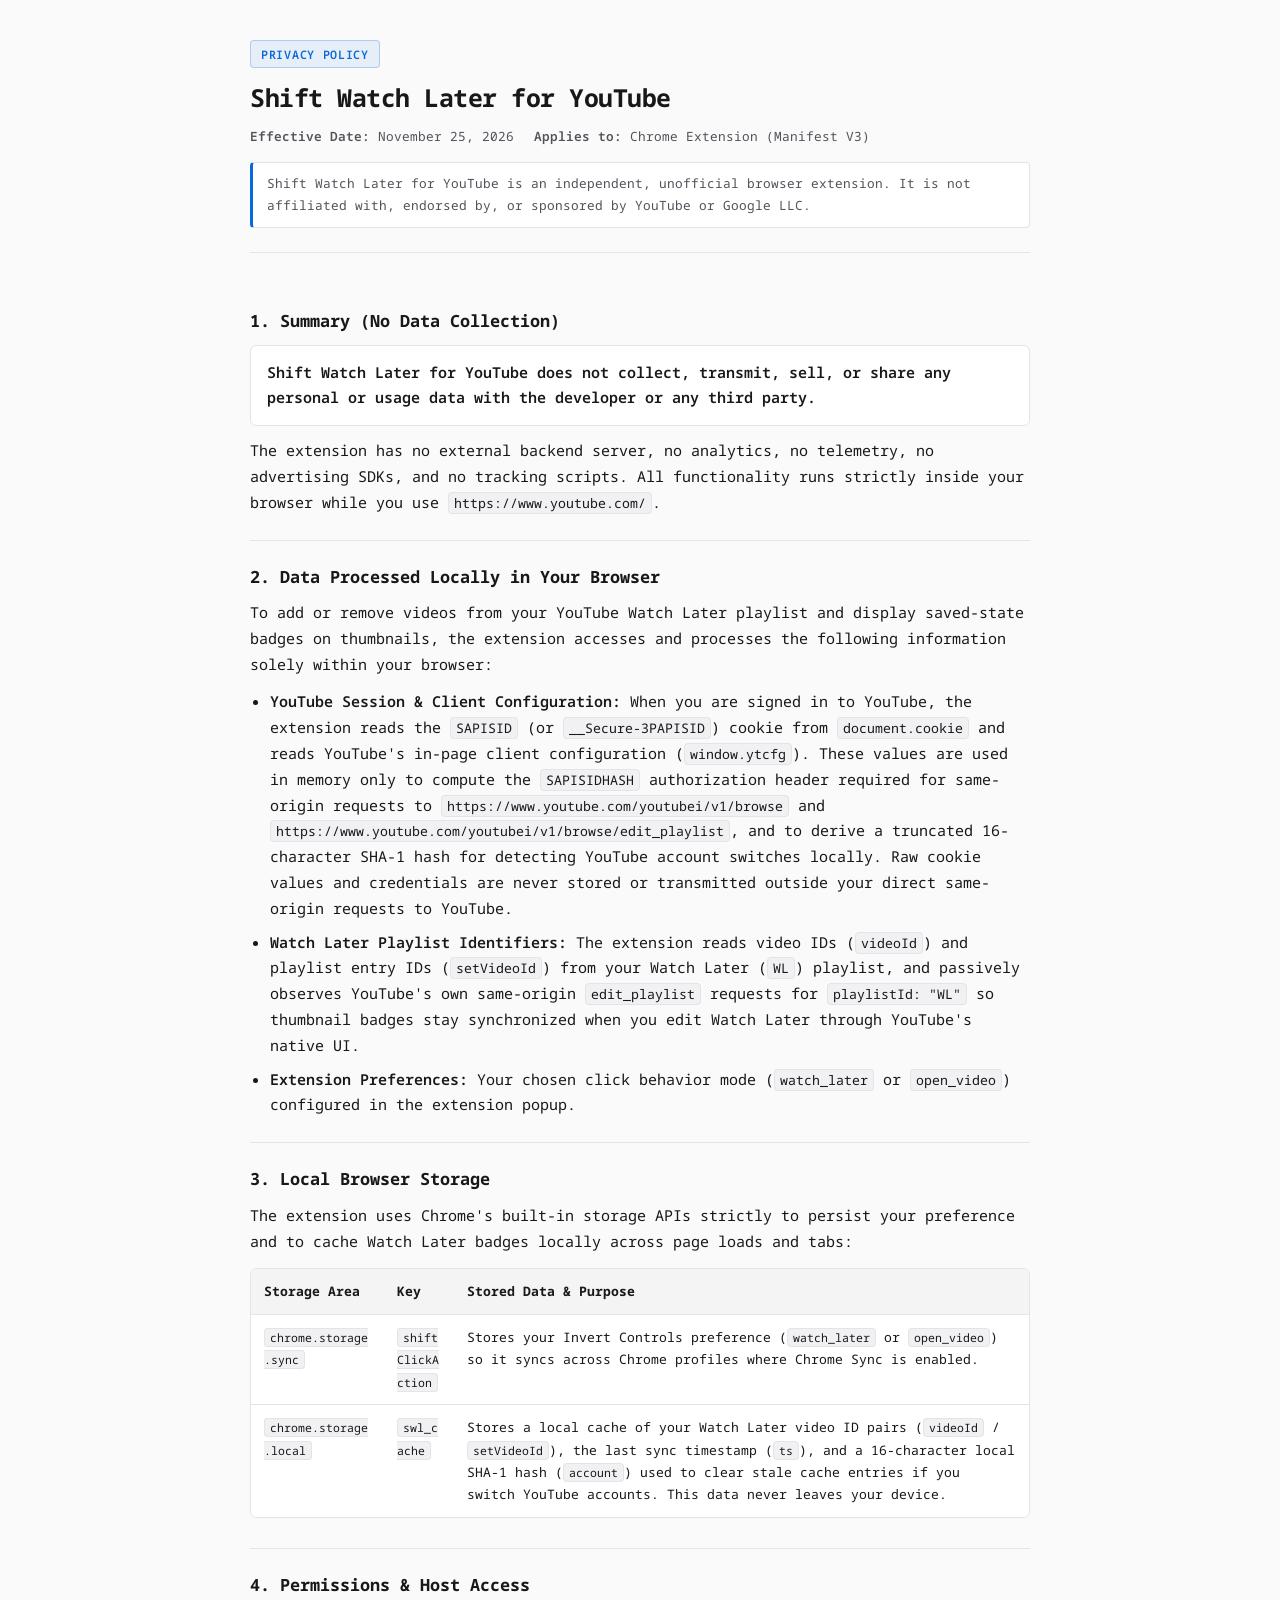
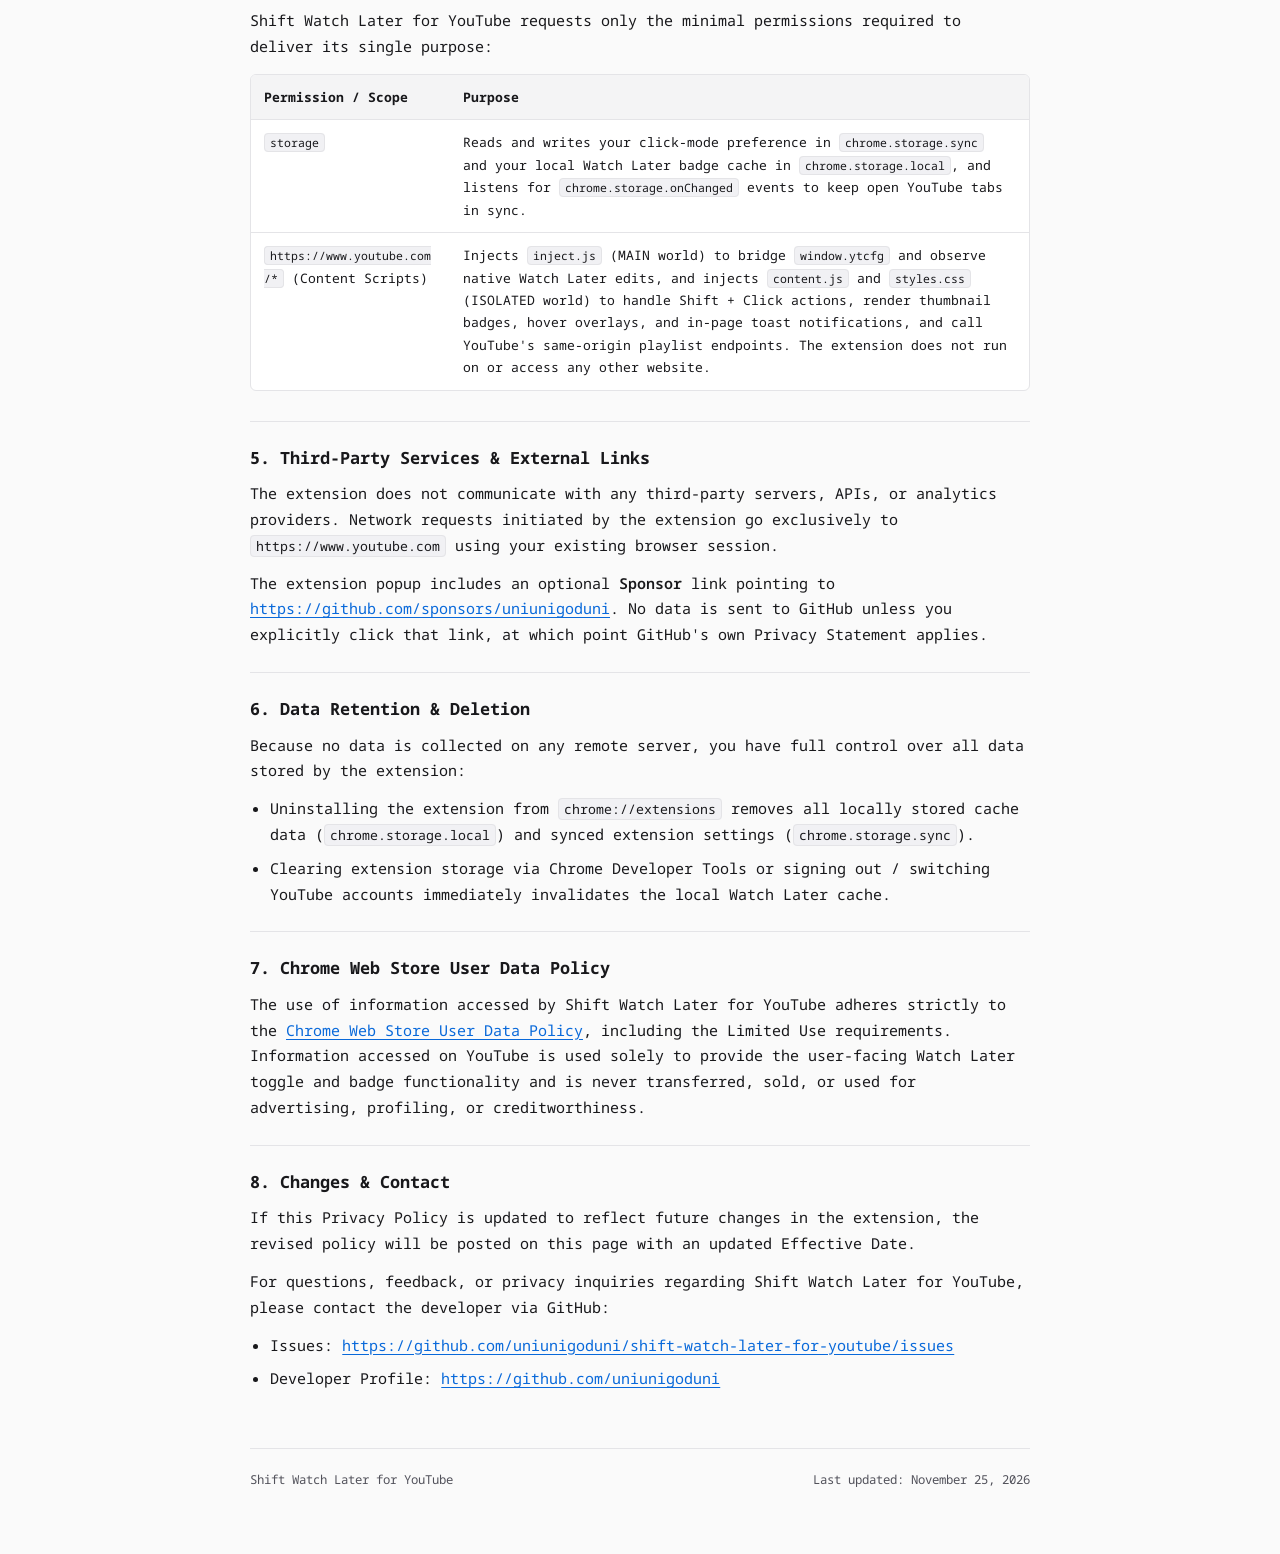
<file: docs/index.html>
<!DOCTYPE html>
<html lang="en">
<head>
  <meta charset="UTF-8" />
  <meta name="viewport" content="width=device-width, initial-scale=1.0" />
  <title>Privacy Policy — Shift Watch Later for YouTube</title>
  <meta
    name="description"
    content="Privacy Policy for the Shift Watch Later for YouTube Chrome extension."
  />
  <link rel="preconnect" href="https://fonts.googleapis.com" />
  <link rel="preconnect" href="https://fonts.gstatic.com" crossorigin />
  <link
    href="https://fonts.googleapis.com/css2?family=Noto+Sans+Mono:wght@400;600;700&display=swap"
    rel="stylesheet"
  />
  <style>
    :root {
      color-scheme: dark light;
      --bg: #0f0f0f;
      --surface: #171719;
      --surface-subtle: #1c1c20;
      --border: #27272c;
      --text: #f4f4f5;
      --text-muted: #a1a1aa;
      --accent: #3ea6ff;
      --accent-hover: #6cbcff;
      --code-bg: #202025;
      --badge-bg: rgba(62, 166, 255, 0.12);
      --badge-border: rgba(62, 166, 255, 0.32);
    }

    @media (prefers-color-scheme: light) {
      :root {
        --bg: #fafafa;
        --surface: #ffffff;
        --surface-subtle: #f4f4f5;
        --border: #e4e4e7;
        --text: #18181b;
        --text-muted: #52525b;
        --accent: #0969da;
        --accent-hover: #0550ae;
        --code-bg: #f1f1f4;
        --badge-bg: rgba(9, 105, 218, 0.08);
        --badge-border: rgba(9, 105, 218, 0.25);
      }
    }

    * {
      box-sizing: border-box;
      margin: 0;
      padding: 0;
    }

    html {
      font-size: 15px;
      scroll-behavior: smooth;
    }

    body {
      background-color: var(--bg);
      color: var(--text);
      font-family: "Noto Sans Mono", ui-monospace, SFMono-Regular, Menlo, Consolas, monospace;
      font-weight: 400;
      line-height: 1.72;
      -webkit-font-smoothing: antialiased;
      padding: 40px 20px 64px;
    }

    .container {
      max-width: 780px;
      margin: 0 auto;
    }

    header.page-header {
      padding-bottom: 24px;
      border-bottom: 1px solid var(--border);
      margin-bottom: 32px;
    }

    .eyebrow {
      display: inline-block;
      font-size: 0.78rem;
      font-weight: 600;
      letter-spacing: 0.06em;
      text-transform: uppercase;
      color: var(--accent);
      background: var(--badge-bg);
      border: 1px solid var(--badge-border);
      padding: 3px 10px;
      border-radius: 4px;
      margin-bottom: 14px;
    }

    h1 {
      font-size: 1.65rem;
      font-weight: 700;
      line-height: 1.3;
      letter-spacing: -0.02em;
      margin-bottom: 12px;
    }

    .meta {
      display: flex;
      flex-wrap: wrap;
      gap: 8px 20px;
      font-size: 0.85rem;
      color: var(--text-muted);
      margin-bottom: 14px;
    }

    .disclaimer {
      font-size: 0.85rem;
      color: var(--text-muted);
      background: var(--surface);
      border: 1px solid var(--border);
      border-left: 3px solid var(--accent);
      border-radius: 4px;
      padding: 10px 14px;
    }

    section {
      padding: 24px 0;
      border-bottom: 1px solid var(--border);
    }

    section:last-of-type {
      border-bottom: none;
    }

    h2 {
      font-size: 1.12rem;
      font-weight: 700;
      line-height: 1.4;
      margin-bottom: 12px;
      color: var(--text);
    }

    p {
      margin-bottom: 12px;
    }

    p:last-child {
      margin-bottom: 0;
    }

    ul {
      padding-left: 1.35rem;
      margin: 10px 0 12px;
    }

    ul:last-child {
      margin-bottom: 0;
    }

    li {
      margin-bottom: 8px;
    }

    li:last-child {
      margin-bottom: 0;
    }

    strong {
      font-weight: 600;
    }

    code {
      font-family: inherit;
      font-size: 0.88em;
      background: var(--code-bg);
      border: 1px solid var(--border);
      border-radius: 4px;
      padding: 1px 5px;
      word-break: break-word;
    }

    a {
      color: var(--accent);
      text-decoration: underline;
      text-underline-offset: 3px;
      word-break: break-word;
    }

    a:hover {
      color: var(--accent-hover);
    }

    .callout {
      background: var(--surface);
      border: 1px solid var(--border);
      border-radius: 6px;
      padding: 14px 16px;
      margin: 12px 0;
    }

    .table-wrap {
      overflow-x: auto;
      margin: 14px 0 6px;
      border: 1px solid var(--border);
      border-radius: 6px;
      background: var(--surface);
    }

    table {
      width: 100%;
      border-collapse: collapse;
      font-size: 0.87rem;
      text-align: left;
    }

    th,
    td {
      padding: 11px 13px;
      vertical-align: top;
      border-bottom: 1px solid var(--border);
    }

    tr:last-child td {
      border-bottom: none;
    }

    th {
      font-weight: 700;
      background: var(--surface-subtle);
      white-space: nowrap;
    }

    footer.page-footer {
      margin-top: 32px;
      padding-top: 20px;
      border-top: 1px solid var(--border);
      font-size: 0.82rem;
      color: var(--text-muted);
      display: flex;
      flex-wrap: wrap;
      justify-content: space-between;
      gap: 8px 16px;
    }

    @media (max-width: 600px) {
      body {
        padding: 24px 16px 48px;
      }

      h1 {
        font-size: 1.38rem;
      }

      th,
      td {
        padding: 9px 10px;
      }
    }

    @media print {
      :root {
        --bg: #ffffff;
        --surface: #ffffff;
        --surface-subtle: #f4f4f5;
        --border: #d4d4d8;
        --text: #111111;
        --text-muted: #444444;
        --accent: #0969da;
        --code-bg: #f4f4f5;
      }

      body {
        padding: 0;
        font-size: 11pt;
      }

      a {
        text-decoration: none;
      }
    }
  </style>
</head>
<body>
  <main class="container">
    <header class="page-header">
      <span class="eyebrow">Privacy Policy</span>
      <h1>Shift Watch Later for YouTube</h1>
      <div class="meta">
        <span><strong>Effective Date:</strong> November 25, 2026</span>
        <span><strong>Applies to:</strong> Chrome Extension (Manifest V3)</span>
      </div>
      <p class="disclaimer">
        Shift Watch Later for YouTube is an independent, unofficial browser extension. It is not
        affiliated with, endorsed by, or sponsored by YouTube or Google LLC.
      </p>
    </header>

    <section id="summary">
      <h2>1. Summary (No Data Collection)</h2>
      <div class="callout">
        <p>
          <strong>Shift Watch Later for YouTube does not collect, transmit, sell, or share any
          personal or usage data with the developer or any third party.</strong>
        </p>
      </div>
      <p>
        The extension has no external backend server, no analytics, no telemetry, no advertising SDKs,
        and no tracking scripts. All functionality runs strictly inside your browser while you use
        <code>https://www.youtube.com/</code>.
      </p>
    </section>

    <section id="data-processed">
      <h2>2. Data Processed Locally in Your Browser</h2>
      <p>
        To add or remove videos from your YouTube Watch Later playlist and display saved-state
        badges on thumbnails, the extension accesses and processes the following information solely
        within your browser:
      </p>
      <ul>
        <li>
          <strong>YouTube Session &amp; Client Configuration:</strong> When you are signed in to
          YouTube, the extension reads the <code>SAPISID</code> (or <code>__Secure-3PAPISID</code>)
          cookie from <code>document.cookie</code> and reads YouTube's in-page client configuration
          (<code>window.ytcfg</code>). These values are used in memory only to compute the
          <code>SAPISIDHASH</code> authorization header required for same-origin requests to
          <code>https://www.youtube.com/youtubei/v1/browse</code> and
          <code>https://www.youtube.com/youtubei/v1/browse/edit_playlist</code>, and to derive a
          truncated 16-character SHA-1 hash for detecting YouTube account switches locally. Raw
          cookie values and credentials are never stored or transmitted outside your direct
          same-origin requests to YouTube.
        </li>
        <li>
          <strong>Watch Later Playlist Identifiers:</strong> The extension reads video IDs
          (<code>videoId</code>) and playlist entry IDs (<code>setVideoId</code>) from your Watch
          Later (<code>WL</code>) playlist, and passively observes YouTube's own same-origin
          <code>edit_playlist</code> requests for <code>playlistId: "WL"</code> so thumbnail badges
          stay synchronized when you edit Watch Later through YouTube's native UI.
        </li>
        <li>
          <strong>Extension Preferences:</strong> Your chosen click behavior mode
          (<code>watch_later</code> or <code>open_video</code>) configured in the extension popup.
        </li>
      </ul>
    </section>

    <section id="storage">
      <h2>3. Local Browser Storage</h2>
      <p>
        The extension uses Chrome's built-in storage APIs strictly to persist your preference and to
        cache Watch Later badges locally across page loads and tabs:
      </p>
      <div class="table-wrap">
        <table>
          <thead>
            <tr>
              <th>Storage Area</th>
              <th>Key</th>
              <th>Stored Data &amp; Purpose</th>
            </tr>
          </thead>
          <tbody>
            <tr>
              <td><code>chrome.storage.sync</code></td>
              <td><code>shiftClickAction</code></td>
              <td>
                Stores your Invert Controls preference (<code>watch_later</code> or
                <code>open_video</code>) so it syncs across Chrome profiles where Chrome Sync is
                enabled.
              </td>
            </tr>
            <tr>
              <td><code>chrome.storage.local</code></td>
              <td><code>swl_cache</code></td>
              <td>
                Stores a local cache of your Watch Later video ID pairs
                (<code>videoId</code> / <code>setVideoId</code>), the last sync timestamp
                (<code>ts</code>), and a 16-character local SHA-1 hash (<code>account</code>) used
                to clear stale cache entries if you switch YouTube accounts. This data never leaves
                your device.
              </td>
            </tr>
          </tbody>
        </table>
      </div>
    </section>

    <section id="permissions">
      <h2>4. Permissions &amp; Host Access</h2>
      <p>
        Shift Watch Later for YouTube requests only the minimal permissions required to deliver its
        single purpose:
      </p>
      <div class="table-wrap">
        <table>
          <thead>
            <tr>
              <th>Permission / Scope</th>
              <th>Purpose</th>
            </tr>
          </thead>
          <tbody>
            <tr>
              <td><code>storage</code></td>
              <td>
                Reads and writes your click-mode preference in <code>chrome.storage.sync</code> and
                your local Watch Later badge cache in <code>chrome.storage.local</code>, and listens
                for <code>chrome.storage.onChanged</code> events to keep open YouTube tabs in sync.
              </td>
            </tr>
            <tr>
              <td><code>https://www.youtube.com/*</code> (Content Scripts)</td>
              <td>
                Injects <code>inject.js</code> (MAIN world) to bridge <code>window.ytcfg</code> and
                observe native Watch Later edits, and injects <code>content.js</code> and
                <code>styles.css</code> (ISOLATED world) to handle Shift + Click actions, render
                thumbnail badges, hover overlays, and in-page toast notifications, and call
                YouTube's same-origin playlist endpoints. The extension does not run on or access
                any other website.
              </td>
            </tr>
          </tbody>
        </table>
      </div>
    </section>

    <section id="third-party">
      <h2>5. Third-Party Services &amp; External Links</h2>
      <p>
        The extension does not communicate with any third-party servers, APIs, or analytics
        providers. Network requests initiated by the extension go exclusively to
        <code>https://www.youtube.com</code> using your existing browser session.
      </p>
      <p>
        The extension popup includes an optional <strong>Sponsor</strong> link pointing to
        <a
          href="https://github.com/sponsors/uniunigoduni"
          target="_blank"
          rel="noopener noreferrer"
        >https://github.com/sponsors/uniunigoduni</a>. No data is sent to GitHub unless you
        explicitly click that link, at which point GitHub's own Privacy Statement applies.
      </p>
    </section>

    <section id="retention">
      <h2>6. Data Retention &amp; Deletion</h2>
      <p>
        Because no data is collected on any remote server, you have full control over all data
        stored by the extension:
      </p>
      <ul>
        <li>
          Uninstalling the extension from <code>chrome://extensions</code> removes all locally
          stored cache data (<code>chrome.storage.local</code>) and synced extension settings
          (<code>chrome.storage.sync</code>).
        </li>
        <li>
          Clearing extension storage via Chrome Developer Tools or signing out / switching YouTube
          accounts immediately invalidates the local Watch Later cache.
        </li>
      </ul>
    </section>

    <section id="limited-use">
      <h2>7. Chrome Web Store User Data Policy</h2>
      <p>
        The use of information accessed by Shift Watch Later for YouTube adheres strictly to the
        <a
          href="https://developer.chrome.com/docs/webstore/program-policies/user-data-faq"
          target="_blank"
          rel="noopener noreferrer"
        >Chrome Web Store User Data Policy</a>, including the Limited Use requirements. Information
        accessed on YouTube is used solely to provide the user-facing Watch Later toggle and badge
        functionality and is never transferred, sold, or used for advertising, profiling, or
        creditworthiness.
      </p>
    </section>

    <section id="changes-contact">
      <h2>8. Changes &amp; Contact</h2>
      <p>
        If this Privacy Policy is updated to reflect future changes in the extension, the revised
        policy will be posted on this page with an updated Effective Date.
      </p>
      <p>
        For questions, feedback, or privacy inquiries regarding Shift Watch Later for YouTube,
        please contact the developer via GitHub:
      </p>
      <ul>
        <li>
          Issues:
          <a
            href="https://github.com/uniunigoduni/shift-watch-later-for-youtube/issues"
            target="_blank"
            rel="noopener noreferrer"
          >https://github.com/uniunigoduni/shift-watch-later-for-youtube/issues</a>
        </li>
        <li>
          Developer Profile:
          <a
            href="https://github.com/uniunigoduni"
            target="_blank"
            rel="noopener noreferrer"
          >https://github.com/uniunigoduni</a>
        </li>
      </ul>
    </section>

    <footer class="page-footer">
      <span>Shift Watch Later for YouTube</span>
      <span>Last updated: November 25, 2026</span>
    </footer>
  </main>
</body>
</html>
</file>
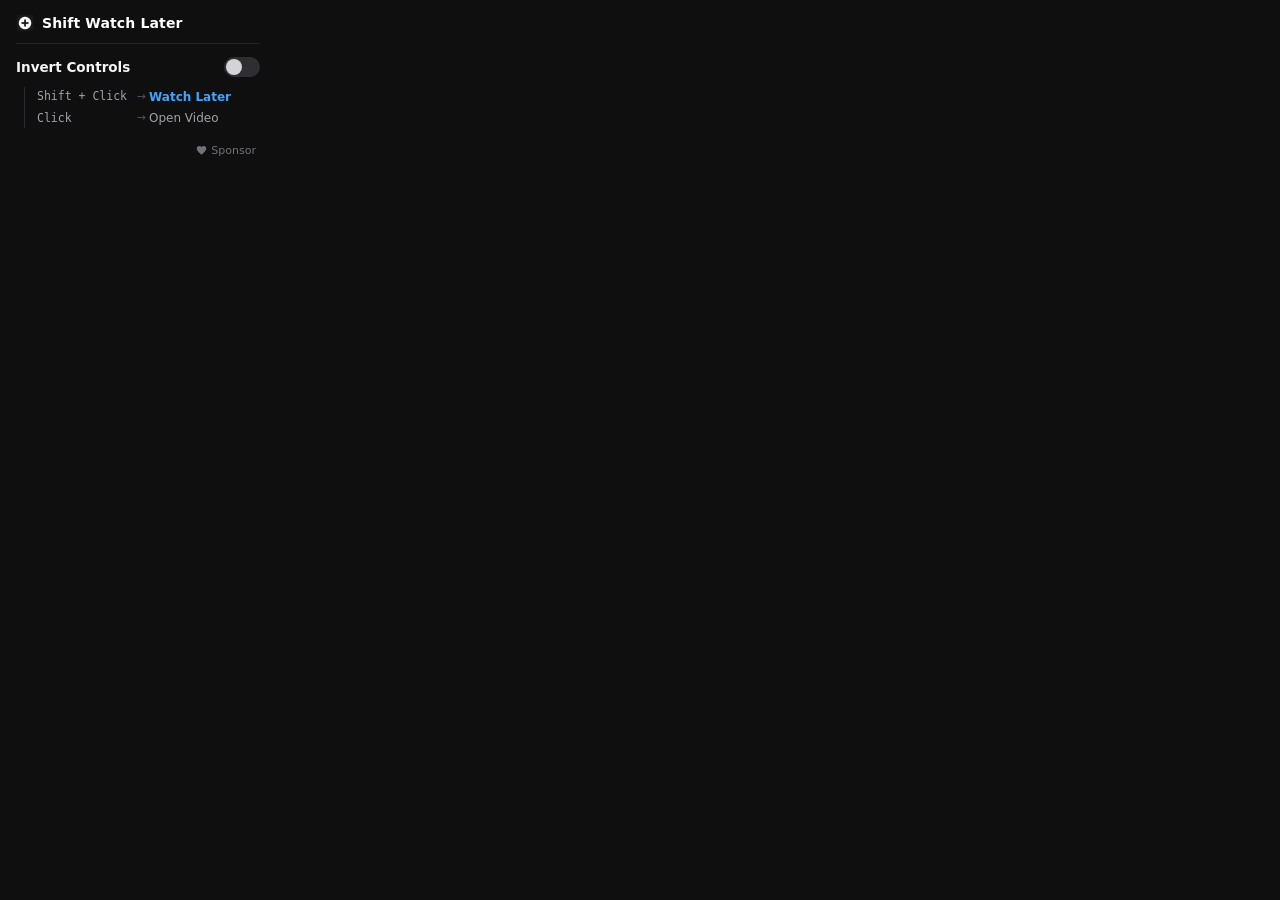
<file: popup.html>
<!DOCTYPE html>
<html lang="en">
<head>
  <meta charset="UTF-8" />
  <meta name="viewport" content="width=device-width, initial-scale=1.0" />
  <title>Shift Watch Later</title>
  <link rel="stylesheet" href="popup.css" />
</head>
<body>
  <main class="popup">
    <header class="header">
      <img class="app-icon" src="icons/icon48.png" alt="" width="18" height="18" />
      <h1 class="app-title">Shift Watch Later</h1>
    </header>

    <section class="setting-section">
      <label class="toggle-row" for="invertToggle">
        <span class="toggle-label">Invert Controls</span>
        <span class="switch">
          <input id="invertToggle" type="checkbox" role="switch" />
          <span class="slider" aria-hidden="true"></span>
        </span>
      </label>

      <div class="mapping-list" aria-live="polite">
        <div class="mapping-row">
          <span class="mapping-key">Shift + Click</span>
          <span class="mapping-arrow" aria-hidden="true">→</span>
          <span id="shiftAction" class="mapping-action" data-watch-later="true">Watch Later</span>
        </div>
        <div class="mapping-row">
          <span class="mapping-key">Click</span>
          <span class="mapping-arrow" aria-hidden="true">→</span>
          <span id="normalAction" class="mapping-action">Open Video</span>
        </div>
      </div>
    </section>

    <footer class="footer">
      <a
        class="sponsor-link"
        href="https://github.com/sponsors/uniunigoduni"
        target="_blank"
        rel="noopener noreferrer"
      >
        <svg class="heart-icon" viewBox="0 0 16 16" aria-hidden="true">
          <path
            d="M8 14.25l-.46-.42C3.4 10.12 1 7.95 1 5.25 1 3.12 2.68 1.5 4.8 1.5c1.24 0 2.43.58 3.2 1.5.77-.92 1.96-1.5 3.2-1.5C13.32 1.5 15 3.12 15 5.25c0 2.7-2.4 4.87-6.54 8.58L8 14.25z"
          />
        </svg>
        <span>Sponsor</span>
      </a>
    </footer>
  </main>
  <script src="popup.js"></script>
</body>
</html>
</file>
<file: popup.css>
* {
  box-sizing: border-box;
  margin: 0;
  padding: 0;
}

body {
  width: 276px;
  background: #0f0f0f;
  color: #f4f4f5;
  font-family: "Roboto", system-ui, -apple-system, "Segoe UI", sans-serif;
  -webkit-font-smoothing: antialiased;
}

.popup {
  padding: 14px 16px 12px;
}

/* --- Header --- */
.header {
  display: flex;
  align-items: center;
  gap: 8px;
  padding-bottom: 11px;
  border-bottom: 1px solid #232326;
}

.app-icon {
  width: 18px;
  height: 18px;
  border-radius: 4px;
  flex-shrink: 0;
  display: block;
}

.app-title {
  font-size: 14px;
  font-weight: 700;
  letter-spacing: 0.01em;
  color: #ffffff;
  line-height: 1.2;
}

/* --- Setting section --- */
.setting-section {
  padding-top: 13px;
}

.toggle-row {
  display: flex;
  align-items: center;
  justify-content: space-between;
  gap: 12px;
  cursor: pointer;
  user-select: none;
}

.toggle-label {
  font-size: 13.5px;
  font-weight: 600;
  color: #f4f4f5;
}

/* Toggle switch */
.switch {
  position: relative;
  display: inline-flex;
  width: 36px;
  height: 20px;
  flex-shrink: 0;
}

.switch input {
  position: absolute;
  opacity: 0;
  width: 0;
  height: 0;
}

.slider {
  position: absolute;
  inset: 0;
  border-radius: 999px;
  background: #2e2e33;
  transition: background-color 0.16s ease;
}

.slider::before {
  content: "";
  position: absolute;
  top: 2px;
  left: 2px;
  width: 16px;
  height: 16px;
  border-radius: 50%;
  background: #d4d4d8;
  transition: transform 0.16s cubic-bezier(0.2, 0.85, 0.25, 1), background-color 0.16s ease;
}

.switch input:checked + .slider {
  background: #3ea6ff;
}

.switch input:checked + .slider::before {
  transform: translateX(16px);
  background: #ffffff;
}

.switch input:focus-visible + .slider {
  outline: 2px solid #3ea6ff;
  outline-offset: 2px;
}

/* Indented status mapping (VS Code indent-guide style) */
.mapping-list {
  margin-top: 10px;
  margin-left: 8px;
  padding: 2px 0 2px 12px;
  border-left: 1.5px solid #2b2b30;
  display: flex;
  flex-direction: column;
  gap: 5px;
}

.mapping-row {
  display: grid;
  grid-template-columns: 96px 16px 1fr;
  align-items: center;
  font-size: 12px;
  line-height: 1.35;
  white-space: nowrap;
}

.mapping-key {
  color: #a1a1aa;
  font-family: ui-monospace, "Cascadia Code", "Consolas", monospace;
  font-size: 11.5px;
}

.mapping-arrow {
  color: #52525b;
  text-align: center;
  font-size: 11px;
}

.mapping-action {
  color: #a1a1aa;
  font-weight: 500;
  transition: color 0.14s ease;
}

.mapping-action[data-watch-later="true"] {
  color: #3ea6ff;
  font-weight: 600;
}

/* --- Footer (bottom-right sponsor link) --- */
.footer {
  margin-top: 14px;
  display: flex;
  justify-content: flex-end;
}

.sponsor-link {
  display: inline-flex;
  align-items: center;
  gap: 4px;
  font-size: 11px;
  color: #71717a;
  text-decoration: none;
  padding: 2px 4px;
  border-radius: 4px;
  transition: color 0.14s ease;
}

.sponsor-link:hover {
  color: #e4e4e7;
}

.heart-icon {
  width: 11px;
  height: 11px;
  fill: #71717a;
  transition: fill 0.14s ease, transform 0.14s ease;
}

.sponsor-link:hover .heart-icon {
  fill: #ea4aaa;
  transform: scale(1.1);
}
</file>
